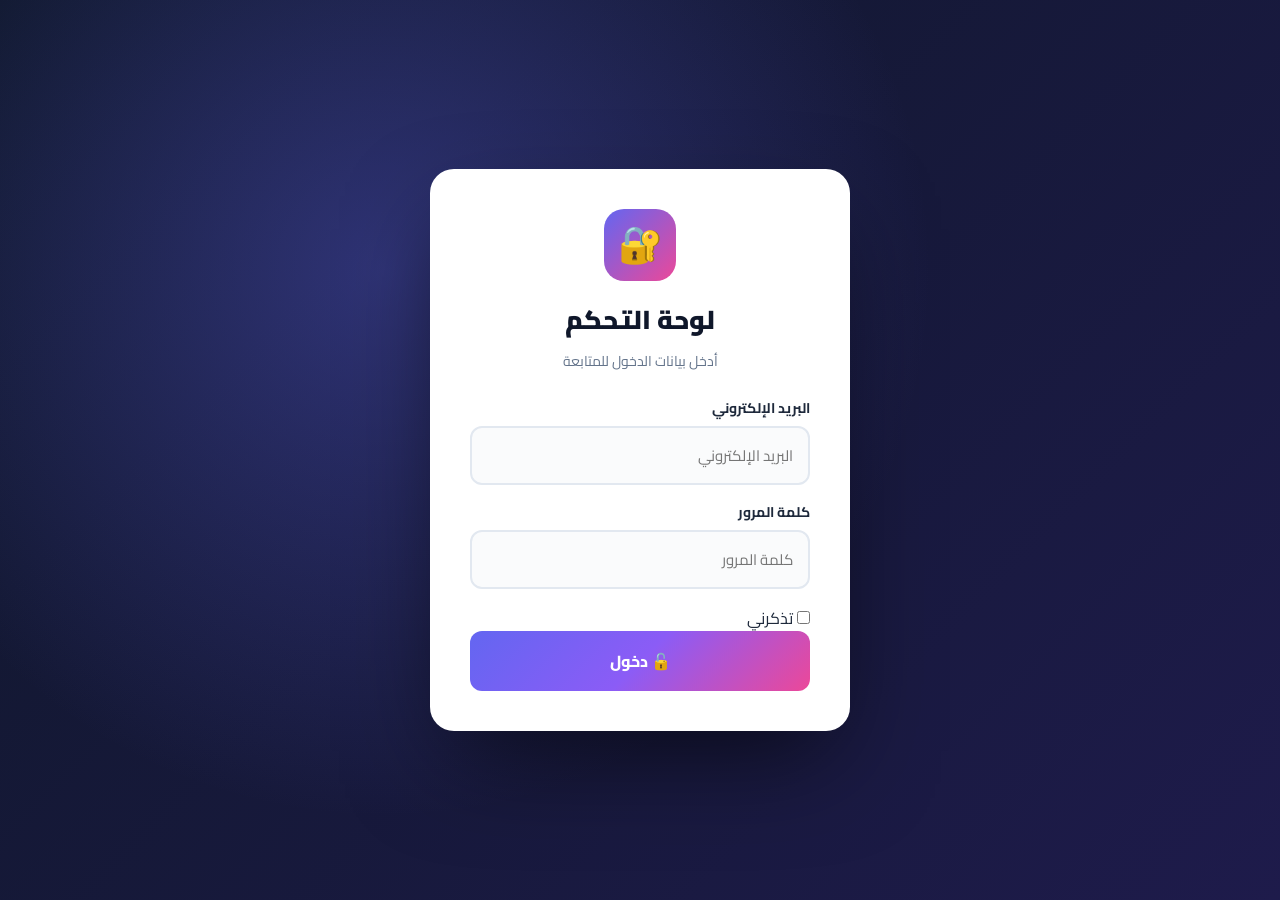
<file: backend/admin.html>
<!DOCTYPE html>
<html lang="ar" dir="rtl">
<head>
<meta charset="UTF-8">
<meta name="viewport" content="width=device-width,initial-scale=1">
<meta name="robots" content="noindex,nofollow">
<title>لوحة التحكم | ShieldScan</title>
<link rel="stylesheet" href="css/style.css">
<link rel="stylesheet" href="css/admin.css">
<link href="https://fonts.googleapis.com/css2?family=Cairo:wght@400;600;700;900&display=swap" rel="stylesheet">
</head>
<body class="admin-body">

<div id="admLogin" class="adm-login">
<div class="adm-login-bg"></div>
<div class="adm-login-card">
<div class="adm-lc-icon">🔐</div>
<h1>لوحة التحكم</h1>
<p>أدخل بيانات الدخول للمتابعة</p>
<form id="loginForm" onsubmit="ADM.login(event); return false;">
<div class="adm-fg"><label>البريد الإلكتروني</label><input type="email" id="lUser" placeholder="البريد الإلكتروني" required></div>
<div class="adm-fg"><label>كلمة المرور</label><input type="password" id="lPass" placeholder="كلمة المرور" required></div>
<label class="adm-remember"><input type="checkbox" id="lRemember"> تذكرني</label>
<button type="button" onclick="ADM.login(event)" class="adm-btn-primary">🔓 دخول</button>
</form>
<div class="adm-error hidden" id="lError"></div>
</div>
</div>

<div id="admDash" class="adm-dash hidden">

<aside class="adm-side" id="admSide">
<div class="adm-side-logo">
<span>🛡️</span>
<div><b>Shield</b><i>Scan</i><small>ADMIN</small></div>
</div>
<nav class="adm-side-nav">
<a href="#" class="adm-link active" data-view="dashboard"><span class="adm-ico">📊</span><span>لوحة القيادة</span></a>
<a href="#" class="adm-link" data-view="pages-editor"><span class="adm-ico">📝</span><span>محتوى الصفحات</span></a>
<a href="#" class="adm-link" data-view="content"><span class="adm-ico">✏️</span><span>المحتوى السريع</span></a>
<a href="#" class="adm-link" data-view="design"><span class="adm-ico">🎨</span><span>التصميم</span></a>
<a href="#" class="adm-link" data-view="images"><span class="adm-ico">🖼️</span><span>الصور والشعار</span></a>
<a href="#" class="adm-link" data-view="scans"><span class="adm-ico">🔍</span><span>الفحوصات</span><span class="adm-count" id="cntScans">0</span></a>
<a href="#" class="adm-link" data-view="users"><span class="adm-ico">👥</span><span>المستخدمون</span><span class="adm-count" id="cntUsers">0</span></a>
<a href="#" class="adm-link" data-view="messages"><span class="adm-ico">📨</span><span>الرسائل</span><span class="adm-count" id="cntMsgs">0</span></a>
<a href="#" class="adm-link" data-view="backup"><span class="adm-ico">💾</span><span>النسخ الاحتياطي</span></a>
<a href="#" class="adm-link" data-view="settings"><span class="adm-ico">⚙️</span><span>الإعدادات</span></a>
</nav>
<div class="adm-side-foot">
<a href="index.html" target="_blank" class="adm-link"><span class="adm-ico">🏠</span><span>عرض الموقع</span></a>
<button class="adm-logout" onclick="ADM.logout()">🚪 خروج</button>
</div>
</aside>

<div class="adm-overlay" id="admOverlay" onclick="ADM.toggleSide()"></div>

<main class="adm-main">
<header class="adm-top">
<button class="adm-burger" onclick="ADM.toggleSide()">☰</button>
<div class="adm-top-titles"><h1 id="admTitle">لوحة القيادة</h1><p id="admSubtitle">نظرة عامة</p></div>
<div class="adm-top-actions">
<button class="adm-icon-btn" id="themeBtn" onclick="ADM.toggleTheme()">🌙</button>
<div class="adm-user-chip"><span class="adm-avatar">A</span><div><b>admin</b><small id="sessionTime">—</small></div></div>
</div>
</header>

<section class="adm-view active" id="view-dashboard">
<div class="adm-kpis">
<div class="adm-kpi adm-kpi-blue"><div class="adm-kpi-ico">🔗</div><div class="adm-kpi-body"><span class="adm-kpi-lbl">روابط مفحوصة</span><h2 id="kpiUrls">0</h2></div></div>
<div class="adm-kpi adm-kpi-green"><div class="adm-kpi-ico">📁</div><div class="adm-kpi-body"><span class="adm-kpi-lbl">ملفات مفحوصة</span><h2 id="kpiFiles">0</h2></div></div>
<div class="adm-kpi" style="background:linear-gradient(135deg,#f3e8ff,#e9d5ff);border:2px solid #a855f7"><div class="adm-kpi-ico" style="background:#f3e8ff">📧</div><div class="adm-kpi-body"><span class="adm-kpi-lbl">رسائل مفحوصة</span><h2 id="kpiEmails" style="color:#7c3aed">0</h2></div></div>
<div class="adm-kpi adm-kpi-red"><div class="adm-kpi-ico">🚨</div><div class="adm-kpi-body"><span class="adm-kpi-lbl">تهديدات</span><h2 id="kpiThreats">0</h2></div></div>
<div class="adm-kpi adm-kpi-purple"><div class="adm-kpi-ico">👥</div><div class="adm-kpi-body"><span class="adm-kpi-lbl">مستخدمون</span><h2 id="kpiUsers">0</h2></div></div>
</div>
<div class="adm-panel">
<div class="adm-panel-head"><h3>🎯 آخر الفحوصات</h3><button class="adm-link-btn" onclick="ADM.go('scans')">عرض الكل ←</button></div>
<div class="adm-recent" id="recentScans"></div>
</div>
<div class="adm-panel">
<div class="adm-panel-head"><h3>⚡ إجراءات سريعة</h3></div>
<div class="adm-actions">
<button class="adm-action" onclick="ADM.go('pages-editor')"><span>📝</span><b>محتوى الصفحات</b></button>
<button class="adm-action" onclick="ADM.go('design')"><span>🎨</span><b>الألوان</b></button>
<button class="adm-action" onclick="ADM.go('images')"><span>🖼️</span><b>الصور</b></button>
<a class="adm-action" href="index.html" target="_blank"><span>🏠</span><b>الموقع</b></a>
</div>
</div>
</section>

<section class="adm-view" id="view-pages-editor">
<div class="adm-panel">
<div class="adm-panel-head">
<h3>📝 تحرير محتوى كل الصفحات</h3>
<div class="adm-head-actions">
<button class="adm-btn-ghost" onclick="ADM.pagesReload()">🔄 إعادة تحميل</button>
<button class="adm-btn-primary" onclick="ADM.pagesSaveAll()">💾 حفظ الكل</button>
</div>
</div>
<div class="adm-tabs" id="pagesTabs">
<button class="adm-tab active" data-pagetab="index" onclick="ADM.pagesTab('index')">🏠 الرئيسية</button>
<button class="adm-tab" data-pagetab="features" onclick="ADM.pagesTab('features')">✨ المميزات</button>
<button class="adm-tab" data-pagetab="faq" onclick="ADM.pagesTab('faq')">❓ الأسئلة</button>
<button class="adm-tab" data-pagetab="contact" onclick="ADM.pagesTab('contact')">📞 اتصل بنا</button>
<button class="adm-tab" data-pagetab="privacy" onclick="ADM.pagesTab('privacy')">🔒 الخصوصية</button>
<button class="adm-tab" data-pagetab="footer" onclick="ADM.pagesTab('footer')">📄 الفوتر</button>
<button class="adm-tab" data-pagetab="brand" onclick="ADM.pagesTab('brand')">🏷️ الهوية</button>
</div>
<div id="pagesEditorLoading" style="text-align:center;padding:40px;color:#64748b;font-weight:700">⏳ جاري تحميل محتوى الصفحات...</div>
<div id="pagesEditorContent" style="display:none"></div>
</div>
</section>

<section class="adm-view" id="view-content">
<div class="adm-panel">
<div class="adm-panel-head"><h3>✏️ المحتوى السريع</h3><div class="adm-head-actions"><button class="adm-btn-primary" onclick="ADM.contentSave()">💾 حفظ</button></div></div>
<div class="adm-fg"><label>شارة الهيرو</label><input type="text" data-c="heroPill"></div>
<div class="adm-fg"><label>العنوان 1</label><input type="text" data-c="heroT1"></div>
<div class="adm-fg"><label>العنوان 2</label><input type="text" data-c="heroT2"></div>
<div class="adm-fg"><label>الوصف</label><textarea data-c="heroDesc" rows="2"></textarea></div>
<div class="adm-fg"><label>زر الرابط</label><input type="text" data-c="btnUrl"></div>
<div class="adm-fg"><label>زر الملف</label><input type="text" data-c="btnFile"></div>
</div>
</section>

<section class="adm-view" id="view-design">
<div class="adm-panel">
<div class="adm-panel-head"><h3>🎨 التصميم</h3><div class="adm-head-actions"><button class="adm-btn-primary" onclick="ADM.designSave()">💾 حفظ</button></div></div>
<div class="adm-colors">
<div class="adm-color"><label>الأساسي</label><input type="color" id="cPrimary" value="#6366f1"></div>
<div class="adm-color"><label>الثانوي</label><input type="color" id="cSecondary" value="#8b5cf6"></div>
<div class="adm-color"><label>التمييز</label><input type="color" id="cAccent" value="#ec4899"></div>
<div class="adm-color"><label>الخلفية</label><input type="color" id="cBg" value="#f8fafc"></div>
<div class="adm-color"><label>النص</label><input type="color" id="cText" value="#1e293b"></div>
<div class="adm-color"><label>النص الثانوي</label><input type="color" id="cMuted" value="#64748b"></div>
</div>
<h4 class="adm-h4">📐 الأحجام</h4>
<div class="adm-range"><div class="adm-range-head"><span>حجم الموقع</span><b id="rSizeV">100%</b></div><input type="range" id="rSize" min="80" max="140" value="100"></div>
<div class="adm-range"><div class="adm-range-head"><span>الحواف</span><b id="rRadiusV">100%</b></div><input type="range" id="rRadius" min="0" max="150" value="100"></div>
</div>
</section>

<section class="adm-view" id="view-images">
<div class="adm-panel">
<div class="adm-panel-head"><h3>🏷️ الشعار</h3></div>
<div class="adm-img-box">
<div class="adm-img-prev" id="logoPrev">🛡️</div>
<div class="adm-img-ctrl">
<div class="adm-fg"><label>إيموجي</label><input type="text" id="logoEmoji" maxlength="3" placeholder="🛡️"></div>
<div class="adm-img-btns">
<label class="adm-btn-primary" style="cursor:pointer">📤 رفع صورة<input type="file" accept="image/*" hidden onchange="ADM.uploadLogo(event)"></label>
<button class="adm-btn-danger" onclick="ADM.removeLogo()">🗑️ حذف</button>
</div>
</div>
</div>
</div>
</section>

<section class="adm-view" id="view-scans">
<div class="adm-panel">
<div class="adm-panel-head"><h3>🔍 سجل الفحوصات</h3><button class="adm-btn-danger" onclick="ADM.scansClear()">🗑️ حذف</button></div>
<div class="adm-table-wrap"><table class="adm-table"><thead><tr><th>#</th><th>النوع</th><th>الهدف</th><th>النتيجة</th></tr></thead><tbody id="scansBody"></tbody></table></div>
</div>
</section>

<section class="adm-view" id="view-users">
<div class="adm-panel">
<div class="adm-panel-head"><h3>👥 المستخدمون</h3></div>
<div class="adm-table-wrap"><table class="adm-table"><thead><tr><th>#</th><th>الاسم</th><th>البريد</th><th>إجراءات</th></tr></thead><tbody id="usersBody"></tbody></table></div>
</div>
</section>

<section class="adm-view" id="view-messages">
<div class="adm-panel">
<div class="adm-panel-head"><h3>📨 الرسائل</h3><button class="adm-btn-danger" onclick="ADM.msgsClear()">🗑️</button></div>
<div id="msgsList" class="adm-msgs"></div>
</div>
</section>

<section class="adm-view" id="view-backup">
<div class="adm-panel">
<div class="adm-panel-head"><h3>💾 النسخ الاحتياطي</h3></div>
<div class="adm-backup-btns">
<button class="adm-btn-primary" onclick="ADM.export()">⬇️ تصدير</button>
<label class="adm-btn-ghost" style="cursor:pointer">⬆️ استيراد<input type="file" accept=".json" hidden onchange="ADM.import(event)"></label>
<button class="adm-btn-danger" onclick="ADM.wipeAll()">🗑️ حذف</button>
</div>
</div>
</section>

<section class="adm-view" id="view-settings">
<div class="adm-panel">
<div class="adm-panel-head"><h3>⚙️ تغيير كلمة المرور</h3></div>
<form onsubmit="ADM.changePass(event)">
<div class="adm-fg"><label>الحالية</label><input type="password" id="cpOld" required></div>
<div class="adm-fg"><label>الجديدة</label><input type="password" id="cpNew" minlength="6" required></div>
<div class="adm-fg"><label>التأكيد</label><input type="password" id="cpNew2" required></div>
<button type="submit" class="adm-btn-primary">🔐 تغيير</button>
</form>
</div>
</section>

</main>
</div>

<div class="adm-toast-wrap" id="admToastWrap"></div>
<script src="js/api.js"></script>
<script src="js/admin.js"></script>
</body>
</html>
</file>
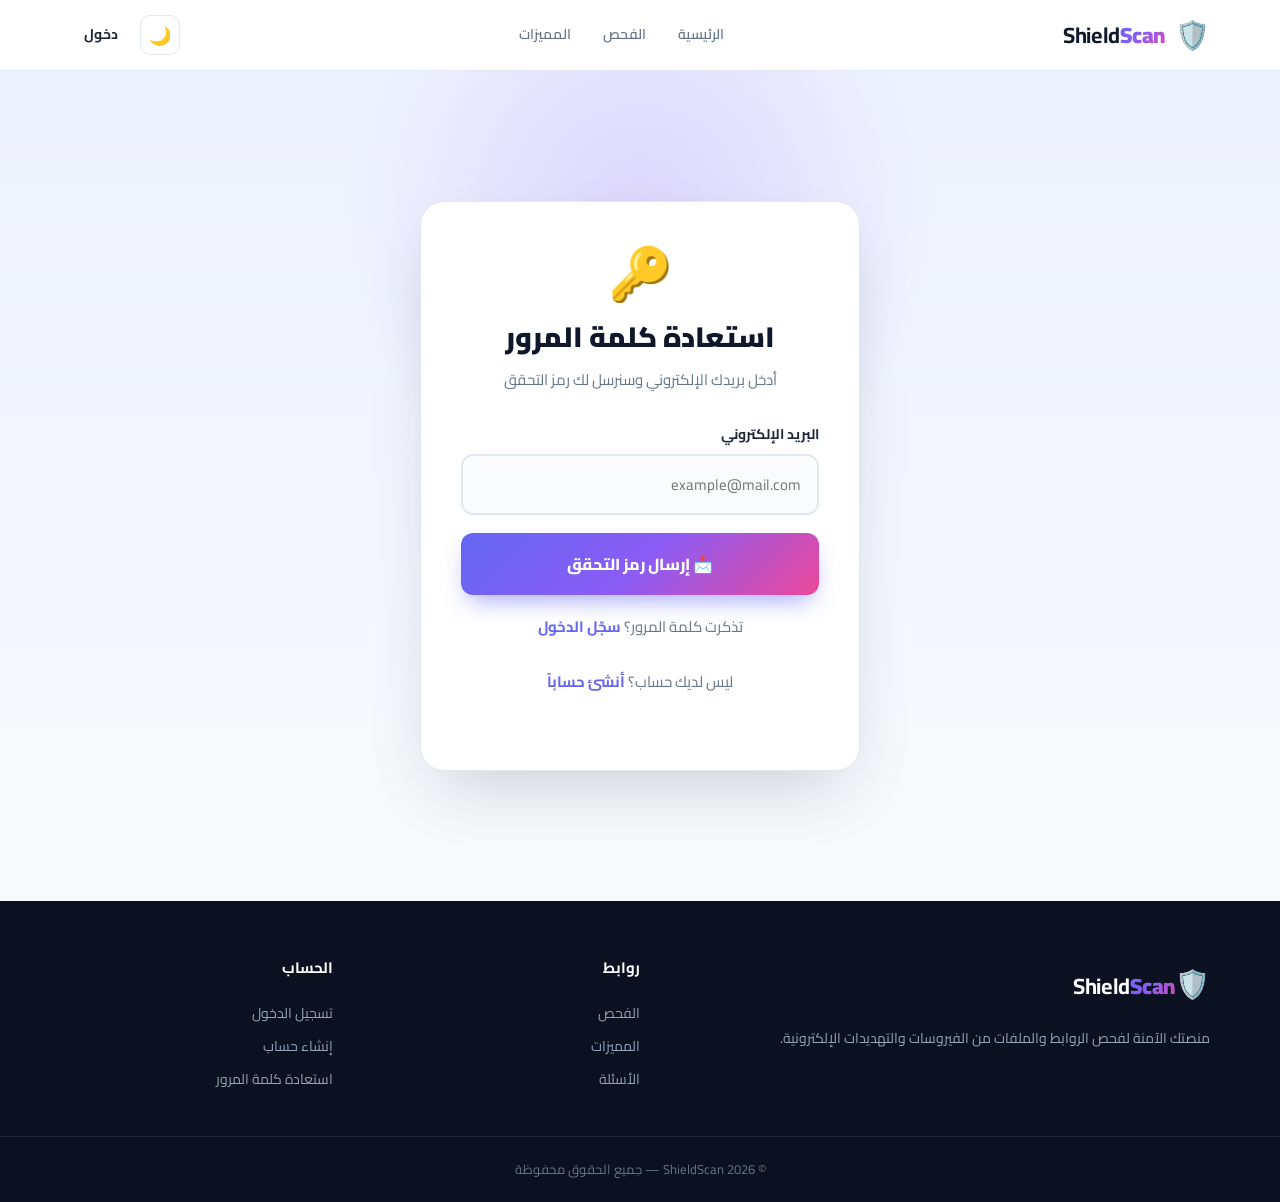
<file: backend/forgot.html>
<!DOCTYPE html>
<html lang="ar" dir="rtl">
<head>
<meta charset="UTF-8">
<meta name="viewport" content="width=device-width, initial-scale=1.0">
<title>استعادة كلمة المرور | ShieldScan</title>
<link rel="stylesheet" href="css/style.css">
<link href="https://fonts.googleapis.com/css2?family=Cairo:wght@400;600;700;900&display=swap" rel="stylesheet">
</head>
<body>

<header class="navbar">
<div class="container nav-inner">
<a href="index.html" class="brand"><span class="brand-icon">🛡️</span><span class="brand-name">Shield<b>Scan</b></span></a>
<nav class="nav-links">
<a href="index.html">الرئيسية</a>
<a href="index.html#scanner">الفحص</a>
<a href="index.html#features">المميزات</a>
</nav>
<div class="nav-actions">
<button class="theme-btn" id="themeBtn" onclick="toggleTheme()" title="الوضع الليلي">🌙</button>
<a href="login.html" class="btn-login">دخول</a>
</div>
</div>
</header>

<section class="auth-section">
<div class="auth-glow"></div>
<div class="auth-card">
<div class="auth-icon">🔑</div>
<h2>استعادة كلمة المرور</h2>
<p>أدخل بريدك الإلكتروني وسنرسل لك رمز التحقق</p>

<form id="forgotForm" onsubmit="handleForgot(event)">
<div class="form-group">
<label>البريد الإلكتروني</label>
<input type="email" id="forgotEmail" placeholder="example@mail.com" required>
</div>
<button type="submit" class="btn-auth">📩 إرسال رمز التحقق</button>
</form>

<div class="auth-error hidden" id="authError"></div>
<div class="auth-success hidden" id="authSuccess"></div>

<p class="auth-footer">تذكرت كلمة المرور؟ <a href="login.html">سجّل الدخول</a></p>
<p class="auth-footer" style="margin-top:8px">ليس لديك حساب؟ <a href="register.html">أنشئ حساباً</a></p>
</div>
</section>

<footer class="footer">
<div class="container foot-grid">
<div>
<a href="index.html" class="brand"><span class="brand-icon">🛡️</span><span class="brand-name">Shield<b>Scan</b></span></a>
<p>منصتك الآمنة لفحص الروابط والملفات من الفيروسات والتهديدات الإلكترونية.</p>
</div>
<div><h4>روابط</h4><a href="index.html#scanner">الفحص</a><a href="index.html#features">المميزات</a><a href="index.html#faq">الأسئلة</a></div>
<div><h4>الحساب</h4><a href="login.html">تسجيل الدخول</a><a href="register.html">إنشاء حساب</a><a href="forgot.html">استعادة كلمة المرور</a></div>
</div>
<div class="foot-bottom">© 2026 ShieldScan — جميع الحقوق محفوظة</div>
</footer>

<script src="js/api.js"></script>
<script src="js/auth.js"></script>
<script>initTheme();</script>
</body>
</html>
</file>
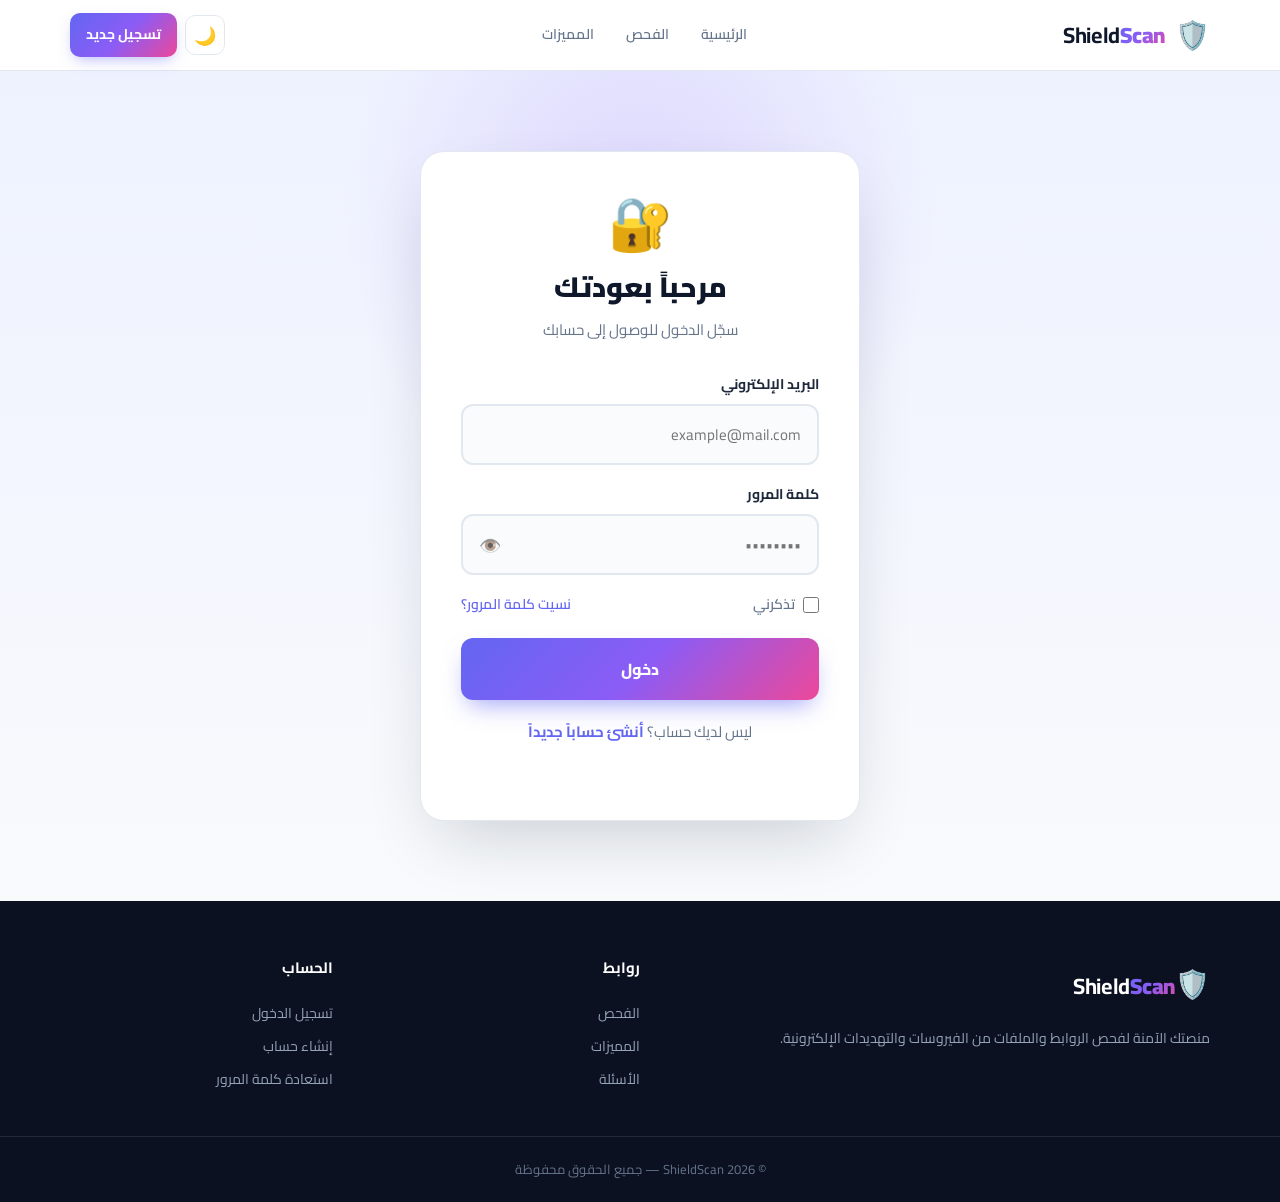
<file: backend/login.html>
<!DOCTYPE html>
<html lang="ar" dir="rtl">
<head>
<meta charset="UTF-8">
<meta name="viewport" content="width=device-width, initial-scale=1.0">
<title>تسجيل الدخول | ShieldScan</title>
<link rel="stylesheet" href="css/style.css">
<link href="https://fonts.googleapis.com/css2?family=Cairo:wght@400;600;700;900&display=swap" rel="stylesheet">
</head>
<body>

<header class="navbar">
<div class="container nav-inner">
<a href="index.html" class="brand"><span class="brand-icon">🛡️</span><span class="brand-name">Shield<b>Scan</b></span></a>
<nav class="nav-links">
<a href="index.html">الرئيسية</a>
<a href="index.html#scanner">الفحص</a>
<a href="index.html#features">المميزات</a>
</nav>
<div class="nav-actions">
<button class="theme-btn" id="themeBtn" onclick="toggleTheme()" title="الوضع الليلي">🌙</button>
<a href="register.html" class="btn-register">تسجيل جديد</a>
</div>
</div>
</header>

<section class="auth-section">
<div class="auth-glow"></div>
<div class="auth-card">
<div class="auth-icon">🔐</div>
<h2>مرحباً بعودتك</h2>
<p>سجّل الدخول للوصول إلى حسابك</p>

<form id="loginForm" onsubmit="handleLogin(event)">
<div class="form-group">
<label>البريد الإلكتروني</label>
<input type="email" id="loginEmail" placeholder="example@mail.com" required>
</div>
<div class="form-group">
<label>كلمة المرور</label>
<div class="pass-wrap">
<input type="password" id="loginPass" placeholder="••••••••" required>
<button type="button" class="eye-btn" onclick="togglePass('loginPass',this)">👁️</button>
</div>
</div>
<div class="form-extra">
<label class="remember"><input type="checkbox" id="rememberMe"> تذكرني</label>
<a href="forgot.html" class="forgot-link">نسيت كلمة المرور؟</a>
</div>
<button type="submit" class="btn-auth">دخول</button>
</form>

<div class="auth-error hidden" id="authError"></div>

<p class="auth-footer">ليس لديك حساب؟ <a href="register.html">أنشئ حساباً جديداً</a></p>
</div>
</section>

<footer class="footer">
<div class="container foot-grid">
<div>
<a href="index.html" class="brand"><span class="brand-icon">🛡️</span><span class="brand-name">Shield<b>Scan</b></span></a>
<p>منصتك الآمنة لفحص الروابط والملفات من الفيروسات والتهديدات الإلكترونية.</p>
</div>
<div><h4>روابط</h4><a href="index.html#scanner">الفحص</a><a href="index.html#features">المميزات</a><a href="index.html#faq">الأسئلة</a></div>
<div><h4>الحساب</h4><a href="login.html">تسجيل الدخول</a><a href="register.html">إنشاء حساب</a><a href="forgot.html">استعادة كلمة المرور</a></div>
</div>
<div class="foot-bottom">© 2026 ShieldScan — جميع الحقوق محفوظة</div>
</footer>

<script src="js/api.js"></script>
<script src="js/auth.js"></script>
<script>initTheme();</script>
</body>
</html>
</file>
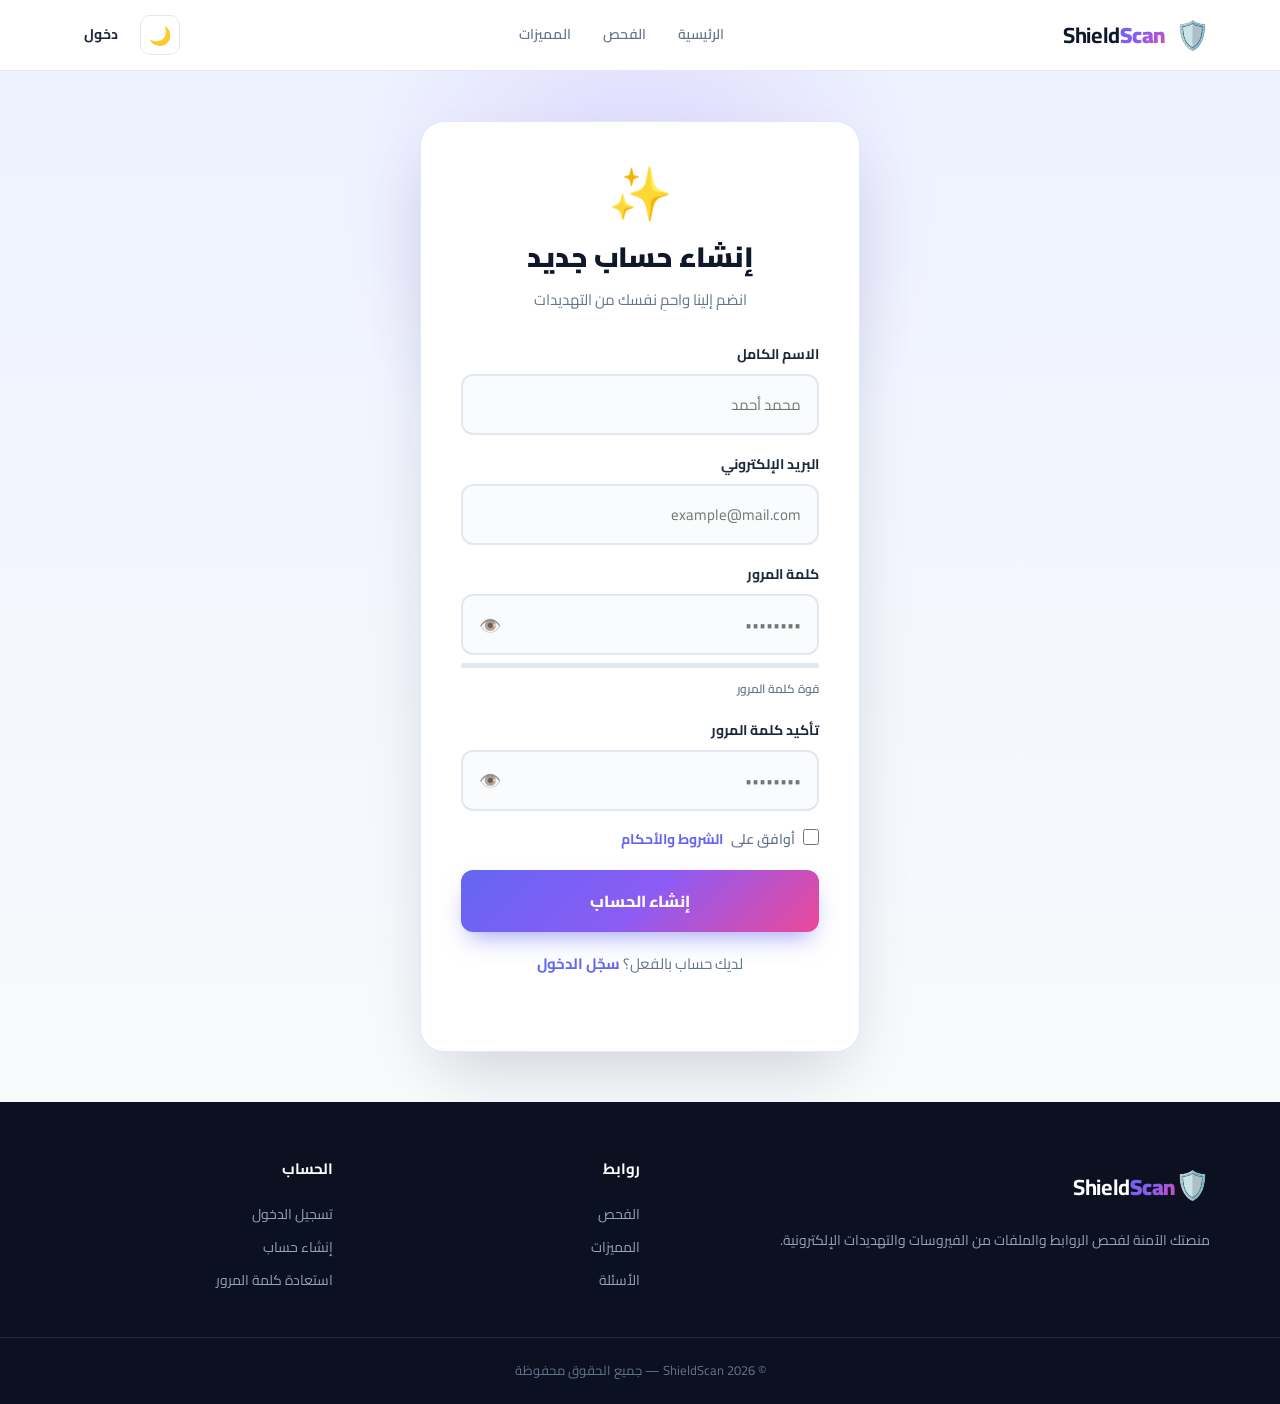
<file: backend/register.html>
<!DOCTYPE html>
<html lang="ar" dir="rtl">
<head>
<meta charset="UTF-8">
<meta name="viewport" content="width=device-width, initial-scale=1.0">
<title>إنشاء حساب | ShieldScan</title>
<link rel="stylesheet" href="css/style.css">
<link href="https://fonts.googleapis.com/css2?family=Cairo:wght@400;600;700;900&display=swap" rel="stylesheet">
</head>
<body>

<header class="navbar">
<div class="container nav-inner">
<a href="index.html" class="brand"><span class="brand-icon">🛡️</span><span class="brand-name">Shield<b>Scan</b></span></a>
<nav class="nav-links">
<a href="index.html">الرئيسية</a>
<a href="index.html#scanner">الفحص</a>
<a href="index.html#features">المميزات</a>
</nav>
<div class="nav-actions">
<button class="theme-btn" id="themeBtn" onclick="toggleTheme()" title="الوضع الليلي">🌙</button>
<a href="login.html" class="btn-login">دخول</a>
</div>
</div>
</header>

<section class="auth-section">
<div class="auth-glow"></div>
<div class="auth-card">
<div class="auth-icon">✨</div>
<h2>إنشاء حساب جديد</h2>
<p>انضم إلينا واحمِ نفسك من التهديدات</p>

<form id="registerForm" onsubmit="handleRegister(event)">
<div class="form-group">
<label>الاسم الكامل</label>
<input type="text" id="regName" placeholder="محمد أحمد" required minlength="3">
</div>
<div class="form-group">
<label>البريد الإلكتروني</label>
<input type="email" id="regEmail" placeholder="example@mail.com" required>
</div>
<div class="form-group">
<label>كلمة المرور</label>
<div class="pass-wrap">
<input type="password" id="regPass" placeholder="••••••••" required minlength="6">
<button type="button" class="eye-btn" onclick="togglePass('regPass',this)">👁️</button>
</div>
<div class="pass-strength" id="passStrength">
<div class="ps-bar"><span></span></div>
<small class="ps-text">قوة كلمة المرور</small>
</div>
</div>
<div class="form-group">
<label>تأكيد كلمة المرور</label>
<div class="pass-wrap">
<input type="password" id="regPass2" placeholder="••••••••" required>
<button type="button" class="eye-btn" onclick="togglePass('regPass2',this)">👁️</button>
</div>
</div>
<label class="remember terms">
<input type="checkbox" id="agreeTerms" required>
أوافق على <a href="#">الشروط والأحكام</a>
</label>
<button type="submit" class="btn-auth">إنشاء الحساب</button>
</form>

<div class="auth-error hidden" id="authError"></div>

<p class="auth-footer">لديك حساب بالفعل؟ <a href="login.html">سجّل الدخول</a></p>
</div>
</section>

<footer class="footer">
<div class="container foot-grid">
<div>
<a href="index.html" class="brand"><span class="brand-icon">🛡️</span><span class="brand-name">Shield<b>Scan</b></span></a>
<p>منصتك الآمنة لفحص الروابط والملفات من الفيروسات والتهديدات الإلكترونية.</p>
</div>
<div><h4>روابط</h4><a href="index.html#scanner">الفحص</a><a href="index.html#features">المميزات</a><a href="index.html#faq">الأسئلة</a></div>
<div><h4>الحساب</h4><a href="login.html">تسجيل الدخول</a><a href="register.html">إنشاء حساب</a><a href="forgot.html">استعادة كلمة المرور</a></div>
</div>
<div class="foot-bottom">© 2026 ShieldScan — جميع الحقوق محفوظة</div>
</footer>

<script src="js/api.js"></script>
<script src="js/auth.js"></script>
<script>initTheme();</script>
</body>
</html>
</file>
<file: backend/css/style.css>
*{margin:0;padding:0;box-sizing:border-box;font-family:'Cairo',system-ui,sans-serif}
:root{--p:#6366f1;--p2:#8b5cf6;--pink:#ec4899;--ok:#10b981;--bad:#ef4444;--warn:#f59e0b;--dark:#0f172a;--txt:#1e293b;--muted:#64748b;--bg:#f8fafc;--line:#e2e8f0;--grad:linear-gradient(135deg,#6366f1,#8b5cf6 50%,#ec4899)}
html{scroll-behavior:smooth}
body{background:var(--bg);color:var(--txt);line-height:1.65;overflow-x:hidden}
.container{max-width:1180px;margin:0 auto;padding:0 20px}
b{font-weight:900}
img{max-width:100%;height:auto}

/* ==================== NAVBAR ==================== */
.navbar{position:sticky;top:0;z-index:1000;background:rgba(255,255,255,.9);backdrop-filter:blur(14px);-webkit-backdrop-filter:blur(14px);border-bottom:1px solid var(--line)}
.nav-inner{display:flex;align-items:center;justify-content:space-between;height:70px;gap:15px}
.brand{display:flex;align-items:center;gap:10px;text-decoration:none;color:var(--dark);flex-shrink:0}
.brand-icon{font-size:28px}
.brand-name{font-size:22px;font-weight:700;letter-spacing:-.3px;white-space:nowrap}
.brand-name b{background:var(--grad);-webkit-background-clip:text;-webkit-text-fill-color:transparent;background-clip:text}
.nav-links{display:flex;gap:4px}
.nav-links a{color:var(--muted);text-decoration:none;font-weight:600;padding:9px 14px;border-radius:9px;font-size:14px;transition:.25s;white-space:nowrap}
.nav-links a:hover{color:var(--p);background:#eef2ff}
.nav-links a.active{color:var(--p);background:#eef2ff}
.nav-actions{display:flex;align-items:center;gap:8px;flex-shrink:0}
.theme-btn{width:40px;height:40px;border-radius:10px;border:1px solid var(--line);background:transparent;cursor:pointer;font-size:18px;transition:.25s;display:flex;align-items:center;justify-content:center;flex-shrink:0}
.theme-btn:hover{background:#eef2ff;border-color:var(--p);transform:scale(1.05)}
.btn-login{color:var(--txt);text-decoration:none;padding:9px 14px;border-radius:9px;font-weight:700;font-size:14px;transition:.25s;white-space:nowrap}
.btn-login:hover{background:#eef2ff;color:var(--p)}
.btn-register{background:var(--grad);color:#fff;text-decoration:none;padding:10px 16px;border-radius:10px;font-weight:700;font-size:14px;transition:.25s;box-shadow:0 6px 15px -5px rgba(99,102,241,.5);white-space:nowrap}
.btn-register:hover{transform:translateY(-2px);box-shadow:0 10px 20px -5px rgba(99,102,241,.7)}
.btn-admin{background:var(--dark);color:#fff;text-decoration:none;padding:10px 16px;border-radius:10px;font-weight:700;font-size:14px;transition:.25s;white-space:nowrap}
.btn-admin:hover{background:var(--p);transform:translateY(-2px)}
.user-menu{width:40px;height:40px;border-radius:50%;background:var(--grad);color:#fff;border:none;cursor:pointer;font-weight:700;font-size:14px;display:flex;align-items:center;justify-content:center;transition:.25s;flex-shrink:0;padding:0}
.user-menu:hover{transform:scale(1.08)}
.user-dropdown{position:absolute;top:110%;left:0;background:#fff;border:1px solid var(--line);border-radius:12px;box-shadow:0 15px 40px -10px rgba(15,23,42,.2);padding:8px;min-width:180px;z-index:999}
.user-dropdown a{display:block;padding:10px 14px;color:var(--txt);text-decoration:none;border-radius:8px;font-weight:600;font-size:14px;transition:.2s}
.user-dropdown a:hover{background:#eef2ff;color:var(--p)}

/* ==================== HAMBURGER ==================== */
.hamburger{display:none;width:44px;height:44px;background:transparent;border:1px solid var(--line);border-radius:10px;cursor:pointer;flex-direction:column;align-items:center;justify-content:center;gap:5px;transition:.25s;padding:0;flex-shrink:0}
.hamburger:hover{background:#eef2ff;border-color:var(--p)}
.hamburger span{display:block;width:20px;height:2px;background:var(--txt);border-radius:2px;transition:.3s}
.hamburger.active span:nth-child(1){transform:translateY(7px) rotate(45deg)}
.hamburger.active span:nth-child(2){opacity:0}
.hamburger.active span:nth-child(3){transform:translateY(-7px) rotate(-45deg)}

/* ==================== MOBILE MENU ==================== */
.mobile-menu{position:fixed;top:70px;left:0;right:0;background:#fff;border-bottom:1px solid var(--line);box-shadow:0 20px 40px -15px rgba(15,23,42,.2);padding:15px;z-index:999;display:flex;flex-direction:column;gap:2px;animation:slideDown .3s;max-height:calc(100vh - 70px);overflow-y:auto}
.mobile-menu.hidden{display:none!important}
@keyframes slideDown{from{opacity:0;transform:translateY(-10px)}to{opacity:1;transform:translateY(0)}}
.mobile-menu a{display:flex;align-items:center;gap:10px;padding:14px 18px;color:var(--txt);text-decoration:none;font-weight:700;font-size:15px;border-radius:10px;transition:.2s}
.mobile-menu a:hover{background:#eef2ff;color:var(--p)}
.mobile-menu hr{border:none;border-top:1px solid var(--line);margin:8px 0}

/* ==================== HERO ==================== */
.hero{position:relative;padding:100px 0 130px;text-align:center;overflow:hidden;background:linear-gradient(180deg,#eef2ff 0%,#f8fafc 100%)}
.hero-glow{position:absolute;top:-300px;left:50%;transform:translateX(-50%);width:900px;height:900px;background:radial-gradient(circle,rgba(139,92,246,.22),transparent 60%);pointer-events:none;animation:float 6s ease-in-out infinite}
@keyframes float{0%,100%{transform:translateX(-50%) translateY(0)}50%{transform:translateX(-50%) translateY(30px)}}
.hero-inner{position:relative;z-index:1}
.pill{display:inline-block;background:#fff;color:var(--p);border:1px solid #e0e7ff;padding:8px 18px;border-radius:100px;font-size:13px;font-weight:700;margin-bottom:22px;box-shadow:0 4px 15px rgba(99,102,241,.1)}
.hero h1{font-size:56px;font-weight:900;line-height:1.15;color:var(--dark);margin-bottom:20px}
.grad{background:var(--grad);-webkit-background-clip:text;-webkit-text-fill-color:transparent;background-clip:text}
.hero p{font-size:19px;color:var(--muted);max-width:620px;margin:0 auto 40px}

/* ==================== SCANNER ==================== */
.scanner{padding:0 0 90px;margin-top:-70px;position:relative;z-index:5}
.scanner-card{background:#fff;border-radius:26px;padding:35px;box-shadow:0 30px 60px -20px rgba(15,23,42,.15);border:1px solid var(--line);max-width:800px;margin:0 auto}
.tabs{display:flex;gap:8px;background:#f1f5f9;padding:6px;border-radius:14px;margin-bottom:25px}
.tab{flex:1;padding:12px;border:none;background:transparent;border-radius:10px;font-family:inherit;font-weight:700;font-size:15px;color:var(--muted);cursor:pointer;transition:.25s}
.tab:hover{color:var(--p)}
.tab.active{background:#fff;color:var(--p);box-shadow:0 4px 12px rgba(15,23,42,.08)}
.panel{display:none;animation:fade .35s}
.panel.active{display:block}
@keyframes fade{from{opacity:0;transform:translateY(8px)}to{opacity:1;transform:translateY(0)}}
.input-box{position:relative;margin-bottom:18px}
.input-box .ico{position:absolute;right:18px;top:50%;transform:translateY(-50%);font-size:20px;opacity:.6}
.input-box input{width:100%;padding:17px 55px 17px 20px;border:2px solid var(--line);border-radius:14px;font-family:inherit;font-size:15px;background:#fafbfc;transition:.25s;color:var(--txt)}
.input-box input:focus{outline:none;border-color:var(--p);background:#fff;box-shadow:0 0 0 4px rgba(99,102,241,.1)}
.btn-scan{width:100%;padding:17px;background:var(--grad);color:#fff;border:none;border-radius:14px;font-family:inherit;font-size:17px;font-weight:800;cursor:pointer;transition:.25s;box-shadow:0 12px 25px -8px rgba(99,102,241,.6)}
.btn-scan:hover{transform:translateY(-2px);box-shadow:0 16px 30px -8px rgba(99,102,241,.75)}
.btn-scan:disabled{opacity:.65;cursor:not-allowed;transform:none}
.samples{display:flex;gap:8px;align-items:center;flex-wrap:wrap;margin-top:16px;font-size:13px;color:var(--muted)}
.samples button{background:#f1f5f9;border:1px solid var(--line);padding:6px 13px;border-radius:20px;font-family:inherit;font-size:12px;font-weight:600;color:var(--muted);cursor:pointer;transition:.25s}
.samples button:hover{background:var(--p);color:#fff;border-color:var(--p)}
.dropzone{border:2px dashed var(--line);border-radius:16px;padding:45px 25px;text-align:center;cursor:pointer;background:#fafbfc;transition:.25s;margin-bottom:16px}
.dropzone:hover,.dropzone.dragover{border-color:var(--p);background:#eef2ff}
.dz-icon{font-size:52px;margin-bottom:12px}
.dropzone h3{font-size:18px;color:var(--dark);margin-bottom:8px}
.dropzone p{color:var(--muted);font-size:14px}
.file-preview{background:#f0fdf4;border-right:4px solid var(--ok);border-radius:12px;padding:15px 18px;margin-bottom:16px;display:flex;justify-content:space-between;align-items:center;gap:12px;font-size:14px}
.file-preview button{background:none;border:none;color:var(--bad);font-size:20px;cursor:pointer;padding:5px}

/* ==================== RESULT ==================== */









.loading-box{text-align:center;padding:25px}
.spinner{width:44px;height:44px;border:5px solid #e2e8f0;border-top-color:var(--p);border-radius:50%;animation:spin .9s linear infinite;margin:0 auto}
@keyframes spin{to{transform:rotate(360deg)}}
.loading-box p{margin-top:14px;color:var(--muted);font-weight:700}
.hidden{display:none!important}

/* ==================== HEAD & SECTIONS ==================== */
.head{text-align:center;margin-bottom:55px}
.head h2{font-size:42px;font-weight:900;color:var(--dark);margin-top:14px;line-height:1.25}
.features{padding:100px 0;background:#fff}
.grid-features{display:grid;grid-template-columns:repeat(auto-fit,minmax(280px,1fr));gap:22px}
.f-card{background:#fafbfc;border:2px solid transparent;border-radius:20px;padding:32px 26px;text-align:center;transition:.3s}
.f-card:hover{border-color:var(--p);background:#fff;transform:translateY(-6px);box-shadow:0 25px 50px -20px rgba(99,102,241,.25)}
.fi{width:68px;height:68px;border-radius:20px;background:linear-gradient(135deg,#eef2ff,#e0e7ff);display:flex;align-items:center;justify-content:center;font-size:30px;margin:0 auto 18px}
.f-card h3{font-size:19px;color:var(--dark);margin-bottom:10px}
.f-card p{color:var(--muted);font-size:14px;line-height:1.7}

/* ==================== PAGE HERO ==================== */
.page-hero{padding:70px 20px;text-align:center;background:linear-gradient(180deg,#eef2ff 0%,#f8fafc 100%);position:relative;overflow:hidden}
.page-hero h1{font-size:44px;font-weight:900;color:var(--dark);margin:14px 0 12px;line-height:1.2}
.page-hero p{font-size:17px;color:var(--muted);max-width:600px;margin:0 auto}

/* ==================== QUICK CARDS ==================== */
.quick-cards{padding:80px 20px;background:#fff}
.grid-quick{display:grid;grid-template-columns:repeat(auto-fit,minmax(230px,1fr));gap:22px}
.quick-card{background:#fafbfc;border:2px solid var(--line);border-radius:20px;padding:32px 26px;text-decoration:none;color:var(--txt);transition:.3s;position:relative;overflow:hidden;display:block}
.quick-card:hover{border-color:var(--p);transform:translateY(-6px);box-shadow:0 25px 50px -20px rgba(99,102,241,.3);background:#fff}
.qc-icon{font-size:44px;margin-bottom:15px;line-height:1}
.quick-card h3{font-size:19px;color:var(--dark);margin-bottom:8px;font-weight:800}
.quick-card p{color:var(--muted);font-size:14px;line-height:1.7}
.qc-arrow{position:absolute;top:25px;left:25px;font-size:24px;color:var(--p);opacity:0;transition:.3s}
.quick-card:hover .qc-arrow{opacity:1;transform:translateX(-5px)}

/* ==================== FAQ ==================== */
.faq{padding:100px 0;background:#fff}
.faq-list{max-width:800px;margin:0 auto}
.faq-item{background:#fafbfc;border:2px solid var(--line);border-radius:14px;margin-bottom:12px;cursor:pointer;transition:.3s;overflow:hidden}
.faq-item:hover{border-color:var(--p)}
.faq-item.active{border-color:var(--p);background:#fff;box-shadow:0 15px 35px -15px rgba(99,102,241,.3)}
.faq-q{display:flex;justify-content:space-between;align-items:center;padding:20px 24px;font-weight:700;color:var(--dark);font-size:16px;gap:15px}
.faq-i{color:var(--p);font-size:24px;font-weight:900;transition:.3s;flex-shrink:0}
.faq-item.active .faq-i{transform:rotate(45deg)}
.faq-a{max-height:0;overflow:hidden;transition:max-height .3s;padding:0 24px}
.faq-item.active .faq-a{max-height:300px;padding-bottom:20px}
.faq-a p{color:var(--muted);line-height:1.8}

/* ==================== CTA ==================== */
.cta{background:var(--dark);color:#fff;padding:90px 20px;text-align:center;position:relative;overflow:hidden}
.cta::before{content:'';position:absolute;inset:0;background:radial-gradient(circle at 30% 50%,rgba(99,102,241,.4),transparent 55%)}
.cta h2{font-size:42px;font-weight:900;margin-bottom:14px;position:relative;line-height:1.25}
.cta p{font-size:18px;opacity:.85;margin-bottom:32px;position:relative}
.btn-cta{background:var(--grad);color:#fff;border:none;padding:17px 42px;border-radius:14px;font-family:inherit;font-size:17px;font-weight:800;cursor:pointer;position:relative;box-shadow:0 15px 30px -10px rgba(139,92,246,.6);transition:.25s;text-decoration:none;display:inline-block}
.btn-cta:hover{transform:translateY(-3px)}

/* ==================== CONTACT ==================== */
.contact-section{padding:70px 20px 90px;background:#f8fafc}
.contact-grid{display:grid;grid-template-columns:1fr 1.3fr;gap:40px;max-width:1000px;margin:0 auto}
.contact-info{background:linear-gradient(135deg,#6366f1,#8b5cf6);color:#fff;padding:35px 30px;border-radius:20px}
.contact-info h3{font-size:22px;margin-bottom:25px;font-weight:900}
.info-item{display:flex;gap:14px;margin-bottom:22px;align-items:flex-start}
.info-icon{font-size:28px;flex-shrink:0;line-height:1}
.info-item h4{font-size:15px;margin-bottom:4px;font-weight:800}
.info-item p{font-size:14px;opacity:.9;word-break:break-all}
.contact-form-card{background:#fff;border:1px solid var(--line);border-radius:20px;padding:35px 30px;box-shadow:0 20px 50px -20px rgba(15,23,42,.15)}
.contact-form-card h3{font-size:22px;margin-bottom:22px;color:var(--dark);font-weight:900}
.contact-form-card select,.contact-form-card textarea{width:100%;padding:14px 16px;border:2px solid var(--line);border-radius:12px;font-family:inherit;font-size:15px;background:#fafbfc;color:var(--txt);transition:.25s;resize:vertical}
.contact-form-card select:focus,.contact-form-card textarea:focus{outline:none;border-color:var(--p);background:#fff;box-shadow:0 0 0 4px rgba(99,102,241,.1)}

/* ==================== PRIVACY ==================== */
.privacy-section{padding:70px 20px 90px;background:#f8fafc}
.privacy-content{max-width:850px;margin:0 auto;display:flex;flex-direction:column;gap:18px}
.privacy-card{background:#fff;border:1px solid var(--line);border-radius:18px;padding:30px 28px;transition:.3s}
.privacy-card:hover{border-color:var(--p);box-shadow:0 15px 40px -20px rgba(99,102,241,.25)}
.privacy-card h2{font-size:20px;color:var(--dark);margin-bottom:16px;font-weight:900}
.privacy-card p{color:var(--muted);line-height:1.9;margin-bottom:10px}
.privacy-card ul{list-style:none;padding:0}
.privacy-card li{color:var(--muted);padding:7px 0 7px 20px;line-height:1.8;position:relative}
.privacy-card li::before{content:'▸';color:var(--p);position:absolute;right:0;font-weight:900}

/* ==================== AUTH ==================== */
.auth-section{min-height:calc(100vh - 70px);display:flex;align-items:center;justify-content:center;padding:50px 20px;position:relative;overflow:hidden;background:linear-gradient(180deg,#eef2ff 0%,#f8fafc 100%)}
.auth-glow{position:absolute;top:-200px;left:50%;transform:translateX(-50%);width:700px;height:700px;background:radial-gradient(circle,rgba(139,92,246,.2),transparent 60%);pointer-events:none;animation:float 6s ease-in-out infinite}
.auth-card{background:#fff;border:1px solid var(--line);border-radius:24px;padding:45px 40px;max-width:440px;width:100%;box-shadow:0 30px 70px -20px rgba(15,23,42,.2);position:relative;z-index:1;animation:rise .5s}
.auth-icon{font-size:52px;text-align:center;margin-bottom:15px;line-height:1}
.auth-card h2{text-align:center;font-size:28px;font-weight:900;color:var(--dark);margin-bottom:8px}
.auth-card>p{text-align:center;color:var(--muted);margin-bottom:30px;font-size:15px}
.form-group{margin-bottom:18px}
.form-group label{display:block;font-weight:700;color:var(--txt);margin-bottom:8px;font-size:14px}
.form-group input{width:100%;padding:14px 16px;border:2px solid var(--line);border-radius:12px;font-family:inherit;font-size:15px;background:#fafbfc;color:var(--txt);transition:.25s}
.form-group input:focus{outline:none;border-color:var(--p);background:#fff;box-shadow:0 0 0 4px rgba(99,102,241,.1)}
.pass-wrap{position:relative}
.pass-wrap input{padding-left:48px}
.eye-btn{position:absolute;left:14px;top:50%;transform:translateY(-50%);background:none;border:none;cursor:pointer;font-size:18px;padding:4px;opacity:.7;transition:.2s}
.eye-btn:hover{opacity:1}
.form-extra{display:flex;justify-content:space-between;align-items:center;margin-bottom:22px;font-size:14px;flex-wrap:wrap;gap:10px}
.remember{display:flex;align-items:center;gap:8px;color:var(--muted);cursor:pointer;font-weight:600}
.remember input{width:16px;height:16px;cursor:pointer;accent-color:var(--p)}
.remember.terms{display:flex;align-items:flex-start;margin-bottom:20px;font-size:14px;line-height:1.5}
.remember a{color:var(--p);text-decoration:none;font-weight:700}
.forgot-link{color:var(--p);text-decoration:none;font-weight:600}
.forgot-link:hover{text-decoration:underline}
.btn-auth{width:100%;padding:16px;background:var(--grad);color:#fff;border:none;border-radius:12px;font-family:inherit;font-size:16px;font-weight:800;cursor:pointer;transition:.25s;box-shadow:0 12px 25px -8px rgba(99,102,241,.6)}
.btn-auth:hover{transform:translateY(-2px);box-shadow:0 16px 30px -8px rgba(99,102,241,.75)}
.auth-error{background:#fee2e2;color:#991b1b;padding:12px 16px;border-radius:10px;font-size:14px;font-weight:600;margin-top:15px;text-align:center;border:1px solid #fecaca}
.auth-success{background:#d1fae5;color:#065f46;padding:14px 18px;border-radius:10px;font-size:14px;font-weight:700;margin-top:15px;text-align:center;border:1px solid #6ee7b7;line-height:1.6}
.auth-footer{text-align:center;color:var(--muted);font-size:14px;margin-top:20px}
.auth-footer a{color:var(--p);text-decoration:none;font-weight:700}
.auth-footer a:hover{text-decoration:underline}
.pass-strength{margin-top:8px}
.ps-bar{height:5px;background:#e2e8f0;border-radius:10px;overflow:hidden;margin-bottom:6px}
.ps-bar span{display:block;height:100%;width:0;background:var(--bad);border-radius:10px;transition:all .3s}
.ps-text{font-size:12px;color:var(--muted);font-weight:600}

/* ==================== FOOTER ==================== */
.footer{background:#0b1120;color:#94a3b8;padding:55px 0 0}
.foot-grid{display:grid;grid-template-columns:2fr 1fr 1fr;gap:45px;padding-bottom:40px}
.foot-grid .brand{color:#fff;margin-bottom:14px}
.foot-grid p{line-height:1.8;font-size:14px;margin-top:10px}
.foot-grid h4{color:#fff;margin-bottom:16px;font-size:15px}
.foot-grid a{display:block;color:#94a3b8;text-decoration:none;padding:5px 0;font-size:14px;transition:.25s}
.foot-grid a:hover{color:#fff}
.foot-bottom{border-top:1px solid rgba(255,255,255,.1);padding:22px 0;text-align:center;font-size:13px;color:#64748b}

/* ==================== TO TOP ==================== */
.to-top{position:fixed;bottom:25px;left:25px;width:48px;height:48px;border-radius:50%;background:var(--grad);color:#fff;border:none;font-size:20px;cursor:pointer;box-shadow:0 12px 25px -8px rgba(99,102,241,.7);opacity:0;pointer-events:none;transition:.3s;z-index:999}
.to-top.show{opacity:1;pointer-events:all}
.to-top:hover{transform:translateY(-4px)}

/* ==================== DARK MODE ==================== */
[data-theme="dark"]{--dark:#f8fafc;--txt:#e2e8f0;--muted:#94a3b8;--bg:#0b1120;--line:#1e293b}
[data-theme="dark"] body{background:#0b1120;color:#e2e8f0}
[data-theme="dark"] .navbar{background:rgba(15,23,42,.9);border-bottom-color:#1e293b}
[data-theme="dark"] .brand{color:#f8fafc}
[data-theme="dark"] .nav-links a{color:#94a3b8}
[data-theme="dark"] .nav-links a:hover,[data-theme="dark"] .nav-links a.active{background:#1e293b;color:#a5b4fc}
[data-theme="dark"] .theme-btn{border-color:#1e293b;color:#e2e8f0}
[data-theme="dark"] .theme-btn:hover{background:#1e293b}
[data-theme="dark"] .btn-login{color:#e2e8f0}
[data-theme="dark"] .btn-login:hover{background:#1e293b}
[data-theme="dark"] .hamburger{border-color:#1e293b}
[data-theme="dark"] .hamburger span{background:#e2e8f0}
[data-theme="dark"] .hamburger:hover{background:#1e293b}
[data-theme="dark"] .mobile-menu{background:#0f172a;border-color:#1e293b}
[data-theme="dark"] .mobile-menu a{color:#e2e8f0}
[data-theme="dark"] .mobile-menu a:hover{background:#1e293b;color:#a5b4fc}
[data-theme="dark"] .mobile-menu hr{border-color:#1e293b}
[data-theme="dark"] .hero{background:linear-gradient(180deg,#0f172a 0%,#0b1120 100%)}
[data-theme="dark"] .hero h1{color:#f8fafc}
[data-theme="dark"] .pill{background:#1e293b;color:#a5b4fc;border-color:#334155}
[data-theme="dark"] .page-hero{background:linear-gradient(180deg,#0f172a 0%,#0b1120 100%)}
[data-theme="dark"] .page-hero h1{color:#f8fafc}
[data-theme="dark"] .scanner-card{background:#0f172a;border-color:#1e293b}
[data-theme="dark"] .tabs{background:#1e293b}
[data-theme="dark"] .tab{color:#94a3b8}
[data-theme="dark"] .tab.active{background:#0b1120;color:#a5b4fc}
[data-theme="dark"] .input-box input{background:#0b1120;border-color:#1e293b;color:#e2e8f0}
[data-theme="dark"] .input-box input:focus{background:#0b1120}
[data-theme="dark"] .dropzone{background:#0b1120;border-color:#1e293b}
[data-theme="dark"] .dropzone:hover{background:#1e293b}
[data-theme="dark"] .dropzone h3{color:#f8fafc}
[data-theme="dark"] .samples button{background:#1e293b;border-color:#334155;color:#94a3b8}
[data-theme="dark"] .features,[data-theme="dark"] .faq,[data-theme="dark"] .quick-cards{background:#0f172a}
[data-theme="dark"] .f-card,[data-theme="dark"] .quick-card{background:#1e293b}
[data-theme="dark"] .f-card:hover,[data-theme="dark"] .quick-card:hover{background:#0b1120;border-color:var(--p)}
[data-theme="dark"] .f-card h3,[data-theme="dark"] .quick-card h3{color:#f8fafc}
[data-theme="dark"] .fi{background:linear-gradient(135deg,#1e293b,#334155)}
[data-theme="dark"] .head h2{color:#f8fafc}
[data-theme="dark"] .faq-item{background:#1e293b;border-color:#334155}
[data-theme="dark"] .faq-item.active{background:#0b1120;border-color:var(--p)}
[data-theme="dark"] .faq-q{color:#f8fafc}
[data-theme="dark"] .faq-a p{color:#94a3b8}
[data-theme="dark"] .cta{background:#020617}
[data-theme="dark"] .contact-section,[data-theme="dark"] .privacy-section{background:#0b1120}
[data-theme="dark"] .contact-form-card,[data-theme="dark"] .privacy-card{background:#0f172a;border-color:#1e293b}
[data-theme="dark"] .contact-form-card h3,[data-theme="dark"] .privacy-card h2{color:#f8fafc}
[data-theme="dark"] .contact-form-card select,[data-theme="dark"] .contact-form-card textarea{background:#0b1120;border-color:#1e293b;color:#e2e8f0}
[data-theme="dark"] .contact-form-card select:focus,[data-theme="dark"] .contact-form-card textarea:focus{background:#0b1120}
[data-theme="dark"] .auth-section{background:linear-gradient(180deg,#0f172a 0%,#0b1120 100%)}
[data-theme="dark"] .auth-card{background:#0f172a;border-color:#1e293b}
[data-theme="dark"] .auth-card h2{color:#f8fafc}
[data-theme="dark"] .form-group input{background:#0b1120;border-color:#1e293b;color:#e2e8f0}
[data-theme="dark"] .form-group input:focus{background:#0b1120}
[data-theme="dark"] 
[data-theme="dark"] 
[data-theme="dark"] .auth-success{background:#064e3b;color:#d1fae5;border-color:#047857}

/* ==================== RESPONSIVE ==================== */
@media (max-width:1024px){
.nav-links a{padding:8px 10px;font-size:13px}
}

@media (max-width:900px){
.nav-links{display:none}
.hamburger{display:flex}
.nav-inner{height:64px}
.brand-name{font-size:19px}
.brand-icon{font-size:24px}
.btn-login,.btn-register{padding:8px 12px;font-size:13px}
.hero{padding:70px 15px 110px}
.hero h1{font-size:34px}
.hero p{font-size:15px}
.scanner-card{padding:22px}
.head h2{font-size:28px}
.page-hero h1{font-size:32px}
.page-hero{padding:55px 15px}
.features,.faq,.quick-cards{padding:70px 15px}
.contact-grid{grid-template-columns:1fr;gap:25px}
.contact-info,.contact-form-card{padding:28px 22px}
.privacy-card{padding:24px 20px}
.foot-grid{grid-template-columns:1fr;gap:25px;text-align:center}
.footer{padding:45px 15px 0}
.foot-grid a{text-align:center}
.cta h2{font-size:28px}
.cta{padding:70px 15px}
.grid-quick{grid-template-columns:1fr 1fr;gap:16px}
.quick-card{padding:24px 20px}
.qc-icon{font-size:36px}
}

@media (max-width:600px){
.hero h1{font-size:27px}
.hero p{font-size:14px}
.hero{padding:55px 15px 100px}
.scanner-card{padding:18px}
.tab{font-size:13px;padding:10px 6px}
.tabs{padding:5px;gap:5px}
.samples{gap:6px;font-size:12px}
.samples button{padding:5px 10px;font-size:11px}
.page-hero h1{font-size:26px}
.page-hero p{font-size:14px}
.head h2{font-size:24px}
.grid-quick{grid-template-columns:1fr}
.quick-card{padding:22px 18px}
.qc-icon{font-size:34px}
.contact-info h3,.contact-form-card h3{font-size:19px}
.privacy-card h2{font-size:17px}
.privacy-card{padding:22px 18px}
.footer{padding:40px 15px 0}
.cta h2{font-size:24px}
.cta p{font-size:15px}
.btn-cta{padding:14px 30px;font-size:15px}





.brand-name{font-size:17px}
.brand-icon{font-size:22px}
.theme-btn{width:36px;height:36px;font-size:16px}
.hamburger{width:40px;height:40px}
.auth-card{padding:30px 22px}
.auth-card h2{font-size:23px}
.nav-actions{gap:5px}
.btn-login,.btn-register{padding:7px 10px;font-size:12px}
}

@media (max-width:400px){
.hero h1{font-size:22px}
.brand-name{font-size:15px}
.brand-icon{font-size:20px}
.btn-login{display:none}
.btn-register{padding:7px 10px;font-size:11px}
.theme-btn{width:34px;height:34px;font-size:15px}
.hamburger{width:38px;height:38px}
}

/* ============ 3 TABS SUPPORT ============ */
@media (max-width: 500px){
  .tabs{gap:4px}
  .tab{padding:10px 8px;font-size:12px}
}


















.email-body-wrap{margin-bottom:18px}
.email-body-wrap textarea{width:100%;padding:16px 18px;border:2px solid var(--line);border-radius:14px;font-family:inherit;font-size:14px;background:#fafbfc;color:var(--txt);resize:vertical;min-height:150px;line-height:1.7}
.email-body-wrap textarea:focus{outline:none;border-color:var(--p);background:#fff;box-shadow:0 0 0 4px rgba(99,102,241,.1)}
[data-theme="dark"] .email-body-wrap textarea{background:#0b1120;border-color:#1e293b;color:#e2e8f0}
[data-theme="dark"] 
[data-theme="dark"] 
[data-theme="dark"] 
[data-theme="dark"] 
@media (max-width:600px){}


/* حالات الألوان */










/* الرأس */











/* الجسم */






/* صندوق الأسباب */









/* التوصية */












/* الوضع الداكن */
[data-theme="dark"] 
[data-theme="dark"] 
[data-theme="dark"] 
[data-theme="dark"] 
[data-theme="dark"] 
[data-theme="dark"] 
[data-theme="dark"] 
[data-theme="dark"] 
[data-theme="dark"] 
[data-theme="dark"] 
[data-theme="dark"] 
[data-theme="dark"] 
[data-theme="dark"] 
[data-theme="dark"] 
[data-theme="dark"] 
[data-theme="dark"] 
[data-theme="dark"] 
[data-theme="dark"] 
[data-theme="dark"] 
[data-theme="dark"] 
[data-theme="dark"] 
[data-theme="dark"] 
[data-theme="dark"] 

/* المتجاوب */
@media (max-width:600px){
  
  
  
  
  
  
  
}


/* Dark Mode */
[data-theme="dark"] 
[data-theme="dark"] 
[data-theme="dark"] 
[data-theme="dark"] 
[data-theme="dark"] 
[data-theme="dark"] 
[data-theme="dark"] 
[data-theme="dark"] 
[data-theme="dark"] 
[data-theme="dark"] 
[data-theme="dark"] 
[data-theme="dark"] 


/* ============================================
   RESULT BOXES — SIMPLE & CLEAN
   ============================================ */
.result{
  max-width:800px;
  margin:25px auto 0;
  padding:28px;
  border-radius:20px;
  animation:rise .4s;
}
.result.hidden{display:none!important}
.result.safe{background:#f0fdf4;border:2px solid #10b981}
.result.warning{background:#fffbeb;border:2px solid #f59e0b}
.result.danger{background:#fef2f2;border:2px solid #ef4444}
.result.error{background:#f1f5f9;border:2px solid #94a3b8}

.result-head{display:flex;align-items:center;gap:18px;margin-bottom:18px}
.result-head .emoji{font-size:52px;line-height:1;flex-shrink:0}
.result-head h3{font-size:23px;color:#0f172a;margin:0 0 4px;font-weight:900}
.result-head p{color:#64748b;font-size:14px;margin:0}

.result-body{background:rgba(255,255,255,.7);border-radius:14px;padding:16px;font-size:14px;margin-bottom:14px}
.result-body .row{display:flex;justify-content:space-between;padding:9px 0;border-bottom:1px solid rgba(226,232,240,.6);gap:15px}
.result-body .row:last-child{border-bottom:none}
.result-body .row span:first-child{color:#64748b;font-weight:600}
.result-body .row span:last-child{font-weight:800;color:#0f172a;word-break:break-all;max-width:60%;text-align:left}

.result-reasons{background:rgba(255,255,255,.7);border-radius:14px;padding:16px 18px;margin-bottom:14px}
.result-reasons h4{font-size:13px;color:#64748b;margin:0 0 10px;font-weight:800;letter-spacing:.5px}
.result-reasons ul{list-style:none;padding:0;margin:0}
.result-reasons li{padding:6px 22px 6px 0;position:relative;color:#334155;font-size:14px;font-weight:600;line-height:1.6}
.result-reasons li::before{content:'•';position:absolute;right:8px;color:#6366f1;font-weight:900;font-size:18px}

.result-recommend{background:rgba(255,255,255,.6);border-radius:12px;padding:14px 18px;display:flex;gap:10px;align-items:center}
.result-recommend .rec-icon{font-size:22px}
.result-recommend .rec-text{font-weight:700;color:#334155;font-size:14px}

[data-theme="dark"] .result.safe{background:#052e16;border-color:#10b981}
[data-theme="dark"] .result.warning{background:#451a03;border-color:#f59e0b}
[data-theme="dark"] .result.danger{background:#450a0a;border-color:#ef4444}
[data-theme="dark"] .result.error{background:#1e293b;border-color:#64748b}
[data-theme="dark"] .result-head h3{color:#f8fafc}
[data-theme="dark"] .result-head p{color:#94a3b8}
[data-theme="dark"] .result-body{background:rgba(15,23,42,.5)}
[data-theme="dark"] .result-body .row span:first-child{color:#94a3b8}
[data-theme="dark"] .result-body .row span:last-child{color:#e2e8f0}
[data-theme="dark"] .result-reasons{background:rgba(15,23,42,.5)}
[data-theme="dark"] .result-reasons h4{color:#94a3b8}
[data-theme="dark"] .result-reasons li{color:#cbd5e1}
[data-theme="dark"] .result-recommend{background:rgba(15,23,42,.5)}
[data-theme="dark"] .result-recommend .rec-text{color:#e2e8f0}

/* Email textarea */
.email-body-wrap{margin-bottom:18px}
.email-body-wrap textarea{width:100%;padding:16px 18px;border:2px solid var(--line);border-radius:14px;font-family:inherit;font-size:14px;background:#fafbfc;color:var(--txt);resize:vertical;min-height:150px;line-height:1.7}
.email-body-wrap textarea:focus{outline:none;border-color:var(--p);background:#fff;box-shadow:0 0 0 4px rgba(99,102,241,.1)}
[data-theme="dark"] .email-body-wrap textarea{background:#0b1120;border-color:#1e293b;color:#e2e8f0}

@media (max-width:600px){
  .result-head{flex-direction:column;text-align:center;gap:12px}
  .result-head .emoji{font-size:46px}
  .result-body .row{flex-direction:column;gap:4px}
  .result-body .row span:last-child{max-width:100%;text-align:right}
}
</file>
<file: backend/css/admin.css>
.admin-body{background:#f1f5f9;font-family:'Cairo',sans-serif;margin:0;padding:0;overflow-x:hidden}
[data-theme="dark"] .admin-body{background:#0b1120}
.admin-body *{box-sizing:border-box}
.hidden{display:none!important}
.adm-login{min-height:100vh;display:flex;align-items:center;justify-content:center;padding:30px 20px;background:linear-gradient(135deg,#0f172a,#1e1b4b);position:relative}
.adm-login-bg{position:absolute;inset:0;background:radial-gradient(circle at 30% 30%,rgba(99,102,241,.35),transparent 50%)}
.adm-login-card{background:#fff;border-radius:24px;padding:40px;max-width:420px;width:100%;box-shadow:0 40px 100px -20px rgba(0,0,0,.6);position:relative;z-index:1}
[data-theme="dark"] .adm-login-card{background:#0f172a;border:1px solid #1e293b}
.adm-lc-icon{width:72px;height:72px;margin:0 auto 18px;background:linear-gradient(135deg,#6366f1,#ec4899);border-radius:20px;display:flex;align-items:center;justify-content:center;font-size:36px}
.adm-login-card h1{text-align:center;font-size:26px;font-weight:900;color:#0f172a;margin:0 0 8px}
[data-theme="dark"] .adm-login-card h1{color:#f8fafc}
.adm-login-card>p{text-align:center;color:#64748b;margin:0 0 24px;font-size:14px}
.adm-fg{margin-bottom:16px}
.adm-fg label{display:block;font-weight:700;color:#1e293b;margin-bottom:6px;font-size:14px}
[data-theme="dark"] .adm-fg label{color:#e2e8f0}
.adm-fg input,.adm-fg textarea{width:100%;padding:13px 15px;border:2px solid #e2e8f0;border-radius:12px;font-family:inherit;font-size:15px;background:#fafbfc;color:#1e293b}
[data-theme="dark"] .adm-fg input,[data-theme="dark"] .adm-fg textarea{background:#0b1120;border-color:#1e293b;color:#e2e8f0}
.adm-fg input:focus,.adm-fg textarea:focus{outline:none;border-color:#6366f1;background:#fff}
.adm-btn-primary{width:100%;padding:15px;background:linear-gradient(135deg,#6366f1,#8b5cf6,#ec4899);color:#fff;border:none;border-radius:12px;font-family:inherit;font-size:16px;font-weight:800;cursor:pointer;transition:.25s}
.adm-btn-primary:hover{transform:translateY(-2px);box-shadow:0 12px 25px -8px rgba(99,102,241,.7)}
.adm-btn-ghost{background:transparent;color:#6366f1;border:2px solid #e2e8f0;padding:10px 16px;border-radius:10px;font-family:inherit;font-weight:700;font-size:13px;cursor:pointer}
.adm-btn-ghost:hover{border-color:#6366f1}
.adm-btn-danger{background:#fee2e2;color:#991b1b;border:2px solid #fecaca;padding:10px 16px;border-radius:10px;font-family:inherit;font-weight:700;font-size:13px;cursor:pointer;display:inline-flex;align-items:center;gap:5px}
.adm-btn-danger:hover{background:#ef4444;color:#fff}
.adm-alert{background:#fee2e2;color:#991b1b;padding:12px;border-radius:10px;font-size:14px;font-weight:600;margin-top:14px;text-align:center;border:1px solid #fecaca}
.adm-login-hint{text-align:center;color:#94a3b8;font-size:13px;margin-top:20px;padding-top:18px;border-top:1px solid #e2e8f0}
.adm-dash{display:flex;min-height:100vh}
.adm-side{width:250px;background:#0f172a;color:#e2e8f0;padding:20px 12px;display:flex;flex-direction:column;position:fixed;top:0;right:0;bottom:0;overflow-y:auto;z-index:100;transition:transform .3s}
.adm-side-logo{display:flex;align-items:center;gap:10px;padding:10px 15px 20px;border-bottom:1px solid rgba(255,255,255,.08);margin-bottom:16px;font-size:20px;font-weight:900;color:#fff}
.adm-side-logo span{font-size:28px}
.adm-side-nav{display:flex;flex-direction:column;gap:2px;flex:1}
.adm-link{display:flex;align-items:center;gap:10px;padding:11px 14px;color:#cbd5e1;text-decoration:none;border-radius:10px;font-weight:600;font-size:13px;transition:.2s;cursor:pointer;background:none;border:none;width:100%;text-align:right;font-family:inherit}
.adm-link:hover{background:rgba(255,255,255,.06);color:#fff}
.adm-link.active{background:linear-gradient(135deg,#6366f1,#8b5cf6);color:#fff}
.adm-count{background:rgba(255,255,255,.15);color:#fff;font-size:10px;padding:2px 7px;border-radius:20px;margin-right:auto;font-weight:800;min-width:22px;text-align:center}
.adm-side-foot{margin-top:15px;padding-top:15px;border-top:1px solid rgba(255,255,255,.08);display:flex;flex-direction:column;gap:5px}
.adm-logout{background:rgba(239,68,68,.15);color:#f87171;border:none;padding:11px;border-radius:10px;cursor:pointer;font-weight:700;font-family:inherit;font-size:13px}
.adm-main{flex:1;margin-right:250px;padding:20px 25px;min-height:100vh;max-width:calc(100% - 250px)}
.adm-top{display:flex;align-items:center;gap:15px;margin-bottom:24px;flex-wrap:wrap}
.adm-burger{display:none;background:#fff;border:1px solid #e2e8f0;width:42px;height:42px;border-radius:10px;cursor:pointer;font-size:20px;color:#1e293b}
[data-theme="dark"] .adm-burger{background:#0f172a;border-color:#1e293b;color:#e2e8f0}
.adm-top-titles{flex:1;min-width:0}
.adm-top-titles h1{font-size:22px;font-weight:900;color:#0f172a;margin:0}
.adm-top-titles p{color:#64748b;font-size:12px;margin:3px 0 0}
[data-theme="dark"] .adm-top-titles h1{color:#f8fafc}
.adm-top-actions{display:flex;align-items:center;gap:10px}
.adm-icon-btn{width:42px;height:42px;border-radius:10px;background:#fff;border:1px solid #e2e8f0;cursor:pointer;font-size:17px}
[data-theme="dark"] .adm-icon-btn{background:#0f172a;border-color:#1e293b;color:#e2e8f0}
.adm-user-chip{display:flex;align-items:center;gap:10px;background:#fff;padding:6px 14px 6px 6px;border-radius:12px;border:1px solid #e2e8f0}
[data-theme="dark"] .adm-user-chip{background:#0f172a;border-color:#1e293b}
.adm-avatar{width:34px;height:34px;border-radius:50%;background:linear-gradient(135deg,#6366f1,#ec4899);color:#fff;display:flex;align-items:center;justify-content:center;font-weight:900;font-size:15px}
.adm-user-chip b{font-size:13px;color:#0f172a;display:block;line-height:1.2}
.adm-user-chip small{color:#94a3b8;font-size:10px;font-weight:600}
[data-theme="dark"] .adm-user-chip b{color:#f8fafc}
.adm-view{display:none}
.adm-view.active{display:block;animation:admFade .3s}
@keyframes admFade{from{opacity:0;transform:translateY(10px)}to{opacity:1;transform:translateY(0)}}
.adm-kpis{display:grid;grid-template-columns:repeat(auto-fit,minmax(200px,1fr));gap:15px;margin-bottom:20px}
.adm-kpi{background:#fff;border-radius:16px;padding:20px;display:flex;align-items:center;gap:14px;border:1px solid #e2e8f0;transition:.3s}
.adm-kpi:hover{transform:translateY(-3px);box-shadow:0 10px 25px -10px rgba(15,23,42,.15)}
[data-theme="dark"] .adm-kpi{background:#0f172a;border-color:#1e293b}
.adm-kpi-ico{width:50px;height:50px;border-radius:12px;display:flex;align-items:center;justify-content:center;font-size:24px;flex-shrink:0}
.adm-kpi-blue .adm-kpi-ico{background:#dbeafe}
.adm-kpi-green .adm-kpi-ico{background:#d1fae5}
.adm-kpi-red .adm-kpi-ico{background:#fee2e2}
.adm-kpi-purple .adm-kpi-ico{background:#ede9fe}
[data-theme="dark"] .adm-kpi-blue .adm-kpi-ico{background:#1e3a8a}
[data-theme="dark"] .adm-kpi-green .adm-kpi-ico{background:#064e3b}
[data-theme="dark"] .adm-kpi-red .adm-kpi-ico{background:#7f1d1d}
[data-theme="dark"] .adm-kpi-purple .adm-kpi-ico{background:#4c1d95}
.adm-kpi-lbl{color:#64748b;font-size:11px;font-weight:700}
.adm-kpi h2{font-size:26px;font-weight:900;color:#0f172a;margin:2px 0 0;line-height:1}
[data-theme="dark"] .adm-kpi h2{color:#f8fafc}
.adm-panel{background:#fff;border-radius:16px;padding:20px;margin-bottom:18px;border:1px solid #e2e8f0}
[data-theme="dark"] .adm-panel{background:#0f172a;border-color:#1e293b}
.adm-panel h3{font-size:16px;color:#0f172a;margin:0 0 16px;font-weight:900}
[data-theme="dark"] .adm-panel h3{color:#f8fafc}
.adm-panel-head{display:flex;justify-content:space-between;align-items:center;gap:12px;margin-bottom:16px;flex-wrap:wrap}
.adm-panel-head h3{margin:0}
.adm-head-actions{display:flex;gap:8px;align-items:center;flex-wrap:wrap}
.adm-recent{display:flex;flex-direction:column;gap:6px}
.adm-recent-item{display:flex;align-items:center;gap:10px;padding:10px 12px;background:#f8fafc;border-radius:10px}
[data-theme="dark"] .adm-recent-item{background:#1e293b}
.adm-recent-item b{display:block;color:#0f172a;font-size:12px;white-space:nowrap;overflow:hidden;text-overflow:ellipsis;max-width:200px}
.adm-recent-item span{color:#94a3b8;font-size:11px}
[data-theme="dark"] .adm-recent-item b{color:#f8fafc}
.adm-actions{display:grid;grid-template-columns:repeat(auto-fit,minmax(140px,1fr));gap:10px}
.adm-action{padding:16px;background:#f8fafc;border:2px solid transparent;border-radius:12px;font-family:inherit;cursor:pointer;text-align:center;display:flex;flex-direction:column;align-items:center;gap:6px;transition:.25s}
.adm-action:hover{background:#eef2ff;border-color:#6366f1;transform:translateY(-2px)}
[data-theme="dark"] .adm-action{background:#1e293b}
.adm-action span{font-size:24px}
.adm-action b{color:#0f172a;font-size:12px;font-weight:800}
[data-theme="dark"] .adm-action b{color:#f8fafc}
.adm-h4{color:#0f172a;margin:20px 0 12px;font-size:14px;font-weight:800}
[data-theme="dark"] .adm-h4{color:#f8fafc}
.adm-colors{display:grid;grid-template-columns:repeat(auto-fit,minmax(140px,1fr));gap:12px}
.adm-color{background:#f8fafc;border-radius:10px;padding:10px}
[data-theme="dark"] .adm-color{background:#1e293b}
.adm-color label{display:block;color:#64748b;font-size:11px;font-weight:700;margin-bottom:6px}
.adm-color input[type="color"]{width:100%;height:40px;padding:3px;border:2px solid #e2e8f0;border-radius:8px;cursor:pointer;background:#fff}
[data-theme="dark"] .adm-color input[type="color"]{background:#0b1120;border-color:#334155}
.adm-range{background:#f8fafc;border-radius:10px;padding:14px;margin-bottom:12px}
[data-theme="dark"] .adm-range{background:#1e293b}
.adm-range-head{display:flex;justify-content:space-between;margin-bottom:10px}
.adm-range-head span{color:#64748b;font-weight:700;font-size:12px}
.adm-range-head b{color:#6366f1;font-size:14px;font-weight:900}
.adm-range input[type="range"]{width:100%;height:8px;border-radius:20px;background:#e2e8f0;-webkit-appearance:none;cursor:pointer}
.adm-range input[type="range"]::-webkit-slider-thumb{-webkit-appearance:none;width:22px;height:22px;border-radius:50%;background:linear-gradient(135deg,#6366f1,#ec4899);cursor:pointer;border:3px solid #fff}
.adm-img-box{display:flex;gap:16px;align-items:flex-start;padding:16px;background:#f8fafc;border:2px dashed #e2e8f0;border-radius:12px;flex-wrap:wrap}
[data-theme="dark"] .adm-img-box{background:#1e293b;border-color:#334155}
.adm-img-prev{width:100px;height:100px;border-radius:14px;background:#fff;display:flex;align-items:center;justify-content:center;font-size:52px;border:2px solid #e2e8f0;flex-shrink:0;overflow:hidden}
.adm-img-prev img{max-width:100%;max-height:100%;object-fit:contain}
[data-theme="dark"] .adm-img-prev{background:#0b1120;border-color:#334155}
.adm-img-ctrl{flex:1;min-width:200px}
.adm-img-btns{display:flex;gap:8px;flex-wrap:wrap;margin-top:8px}
.adm-table-wrap{overflow-x:auto;border-radius:10px}
.adm-table{width:100%;border-collapse:collapse;min-width:500px}
.adm-table th{text-align:right;padding:12px 10px;background:#f8fafc;color:#64748b;font-weight:800;font-size:11px;border-bottom:2px solid #e2e8f0}
[data-theme="dark"] .adm-table th{background:#1e293b;color:#94a3b8;border-color:#334155}
.adm-table td{padding:12px 10px;border-bottom:1px solid #f1f5f9;font-size:13px;color:#1e293b}
[data-theme="dark"] .adm-table td{color:#e2e8f0;border-color:#1e293b}
.adm-tag{display:inline-block;padding:3px 10px;border-radius:20px;font-size:10px;font-weight:800}
.adm-tag.safe{background:#d1fae5;color:#065f46}
.adm-tag.warning{background:#fef3c7;color:#92400e}
.adm-tag.danger{background:#fee2e2;color:#991b1b}
.adm-btn-mini{padding:5px 10px;border-radius:6px;font-family:inherit;font-weight:700;font-size:11px;cursor:pointer;border:none;background:#fee2e2;color:#991b1b}
.adm-btn-mini:hover{background:#ef4444;color:#fff}
.adm-empty{text-align:center;padding:40px 20px;color:#94a3b8;font-size:14px;font-weight:600}
.adm-msgs{display:flex;flex-direction:column;gap:10px}
.adm-msg{background:#f8fafc;border:2px solid #e2e8f0;border-radius:12px;padding:16px}
[data-theme="dark"] .adm-msg{background:#1e293b;border-color:#334155}
.adm-msg-head{display:flex;justify-content:space-between;margin-bottom:8px;flex-wrap:wrap;gap:6px}
.adm-msg-head b{color:#0f172a;font-size:14px}
[data-theme="dark"] .adm-msg-head b{color:#f8fafc}
.adm-msg-head span{color:#94a3b8;font-size:11px}
.adm-msg-sub{color:#6366f1;font-weight:800;font-size:12px;margin-bottom:6px}
.adm-msg-body{color:#64748b;line-height:1.7;font-size:13px}
.adm-note{color:#64748b;line-height:1.7;font-size:13px;margin-bottom:16px}
.adm-backup-btns{display:flex;gap:10px;flex-wrap:wrap}
.adm-toast-wrap{position:fixed;bottom:20px;right:20px;z-index:9999;display:flex;flex-direction:column;gap:8px;pointer-events:none}
.adm-toast{background:#0f172a;color:#fff;padding:12px 18px;border-radius:12px;font-weight:700;font-size:13px;box-shadow:0 15px 40px -10px rgba(0,0,0,.6);opacity:0;transform:translateY(15px);transition:.35s;pointer-events:auto;display:flex;align-items:center;gap:8px;max-width:340px}
.adm-toast.show{opacity:1;transform:translateY(0)}
.adm-toast.success{background:linear-gradient(135deg,#10b981,#059669)}
.adm-toast.error{background:linear-gradient(135deg,#ef4444,#dc2626)}
.adm-toast.info{background:linear-gradient(135deg,#6366f1,#4f46e5)}
.adm-overlay{display:none;position:fixed;inset:0;background:rgba(15,23,42,.5);z-index:99}
.adm-overlay.open{display:block}
@media (max-width:900px){
.adm-side{transform:translateX(100%)}
.adm-side.open{transform:translateX(0)}
.adm-main{margin-right:0;max-width:100%;padding:15px}
.adm-burger{display:flex;align-items:center;justify-content:center}
.adm-kpis{grid-template-columns:1fr 1fr;gap:10px}
.adm-kpi{padding:14px;flex-direction:column;text-align:center;gap:8px}
.adm-kpi-ico{width:44px;height:44px;font-size:20px}
.adm-kpi h2{font-size:22px}
.adm-top-titles h1{font-size:18px}
.adm-user-chip div{display:none}
.adm-user-chip{padding:5px}
}
@media (max-width:500px){
.adm-login-card{padding:28px 20px}
.adm-lc-icon{width:60px;height:60px;font-size:30px}
.adm-login-card h1{font-size:22px}
.adm-kpis{grid-template-columns:1fr}
.adm-actions{grid-template-columns:1fr 1fr}
.adm-panel{padding:16px}
.adm-img-prev{width:100%;height:100px}
.adm-toast-wrap{left:15px;right:15px;bottom:15px}
}
</file>
